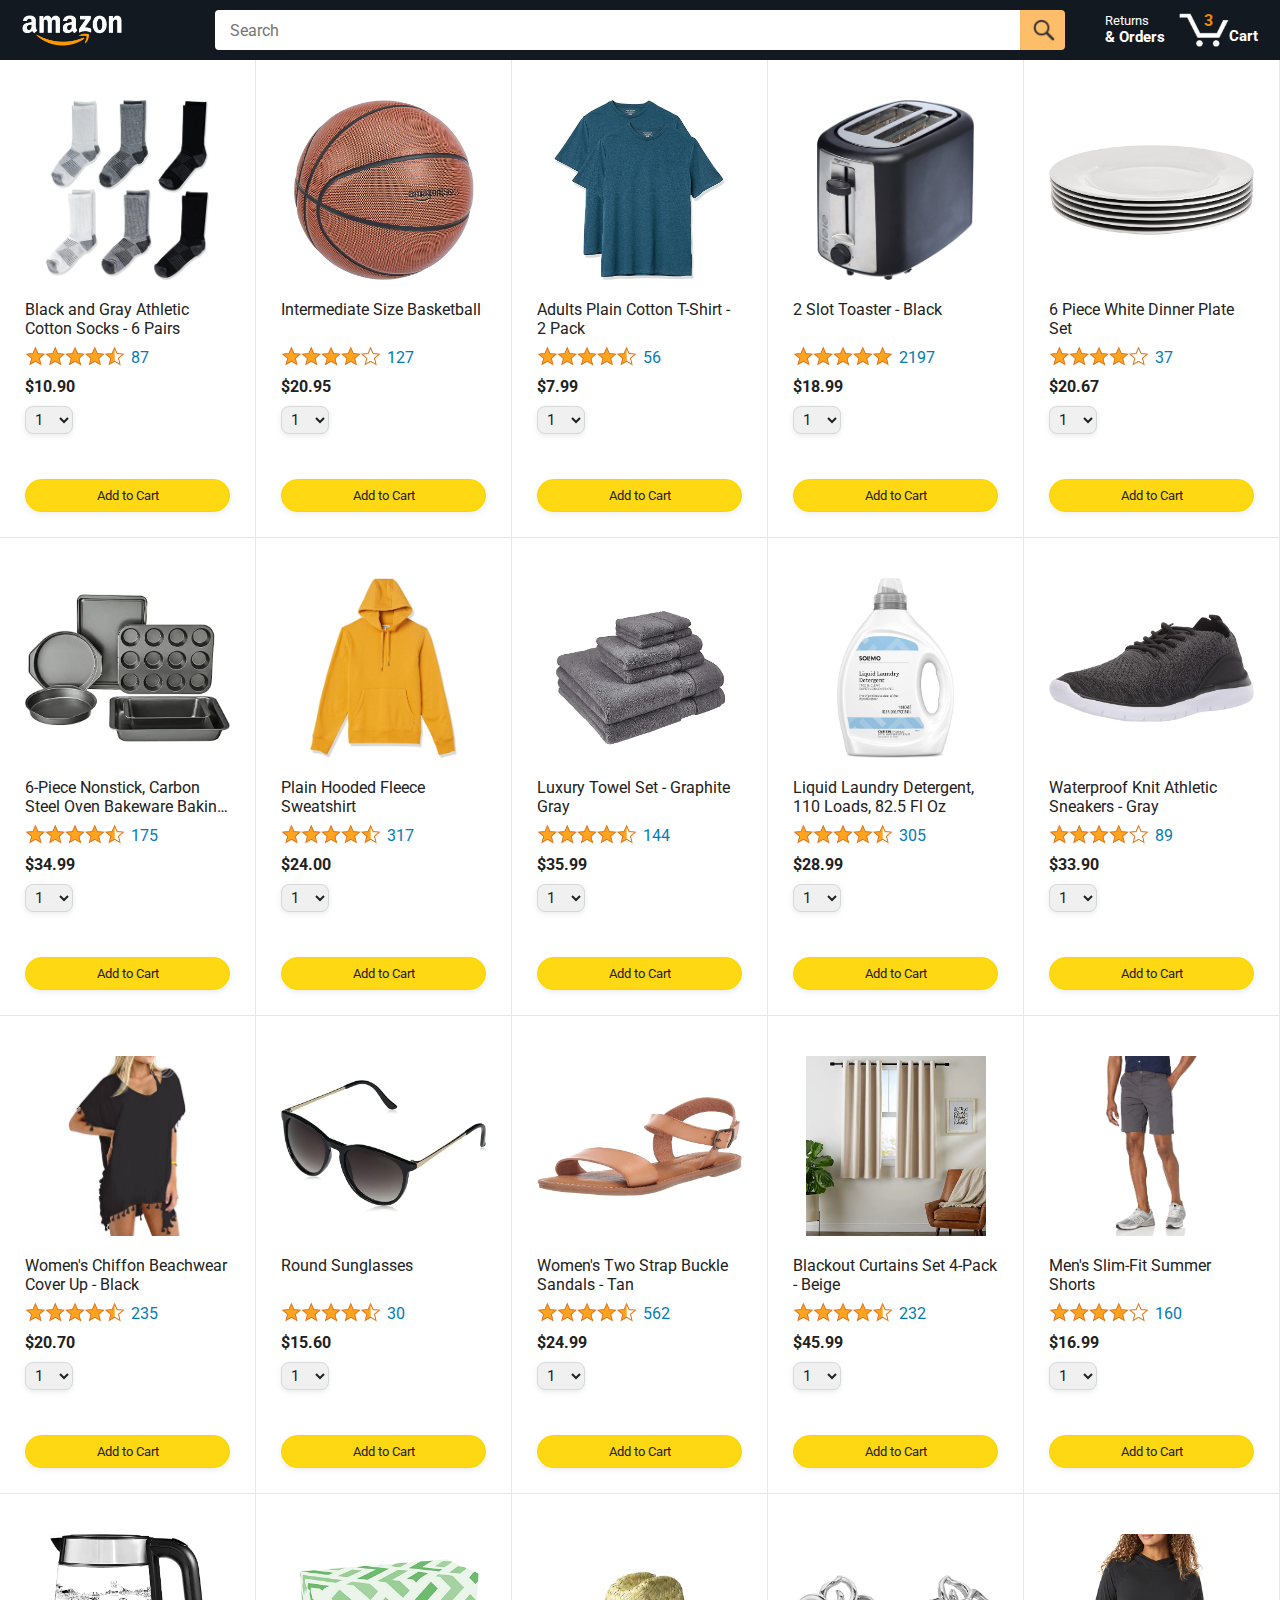
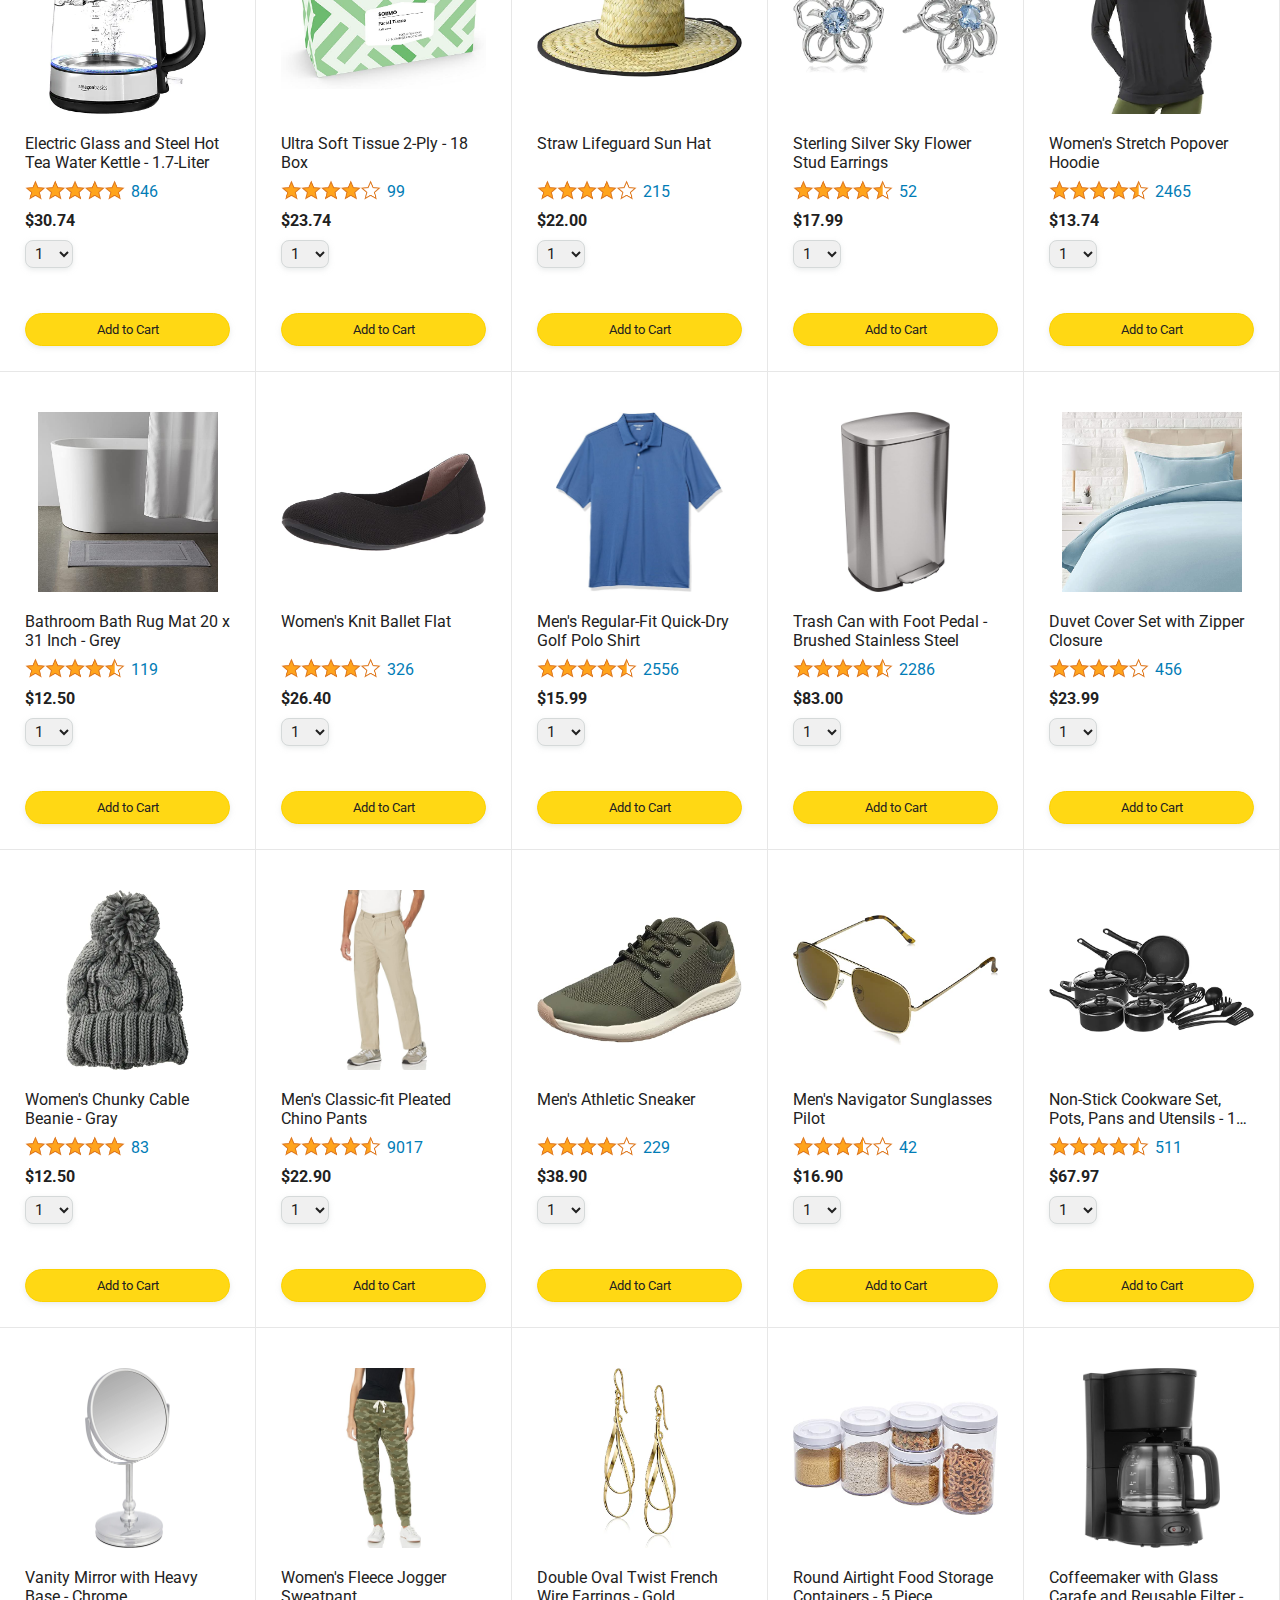
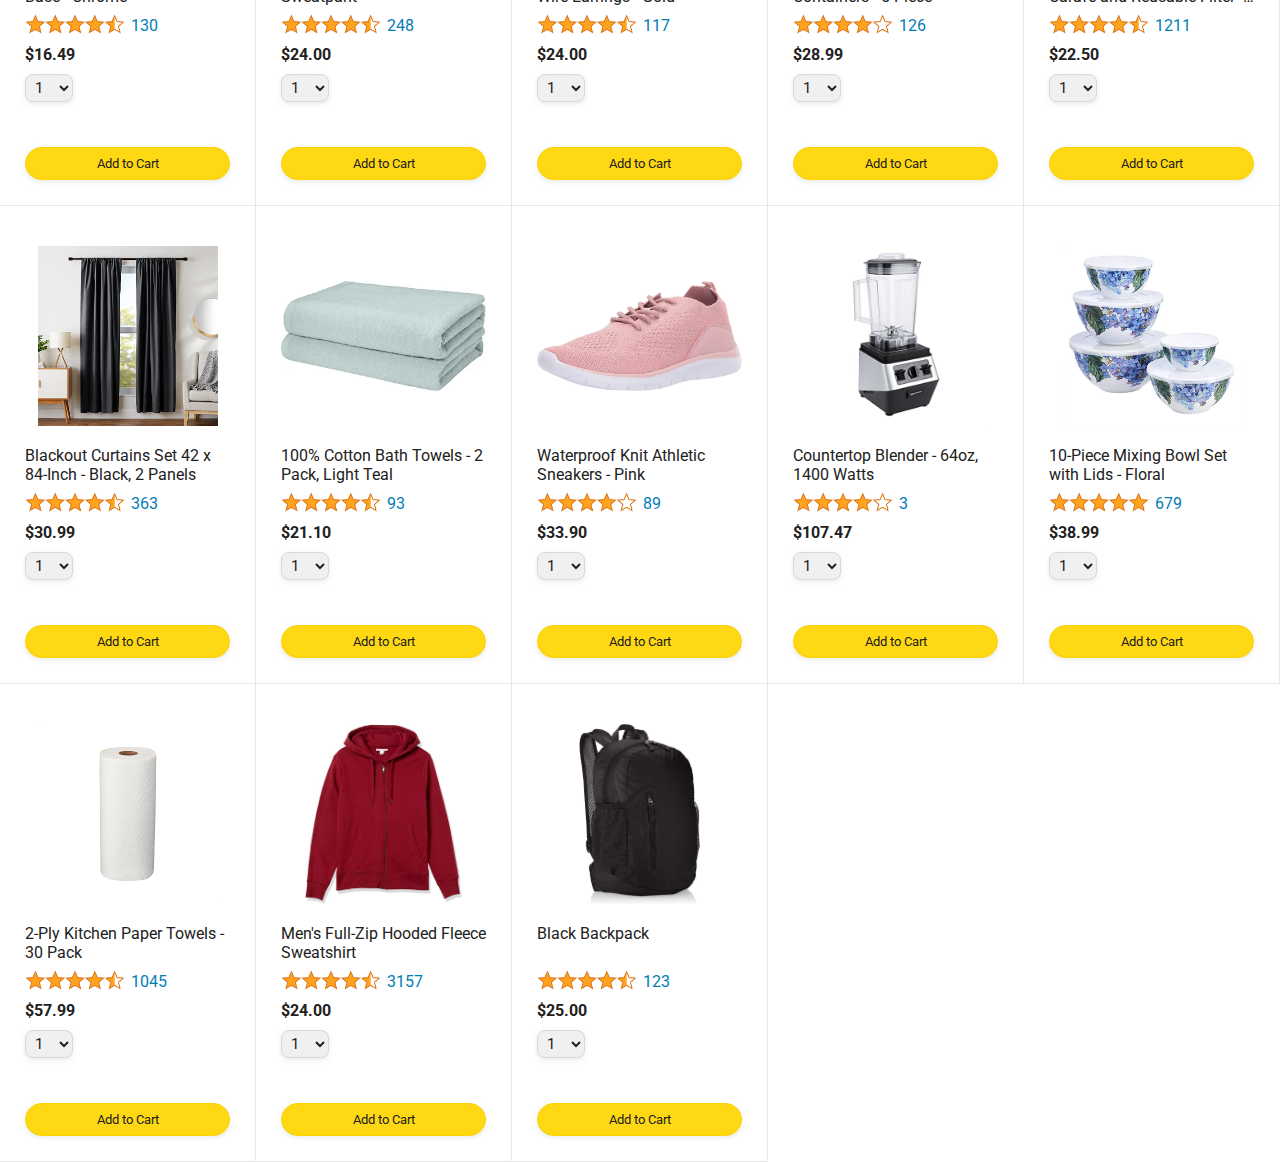
<file: amazon copy.html>
<!DOCTYPE html>
<html>
  <head>
    <title>Amazon Project</title>

    <!-- This code is needed for responsive design to work.
      (Responsive design = make the website look good on
      smaller screen sizes like a phone or a tablet). -->
    <meta name="viewport" content="width=device-width, initial-scale=1">

    <!-- Load a font called Roboto from Google Fonts. -->
    <link rel="preconnect" href="https://fonts.googleapis.com">
    <link rel="preconnect" href="https://fonts.gstatic.com" crossorigin>
    <link href="https://fonts.googleapis.com/css2?family=Roboto:wght@400;500;700&display=swap" rel="stylesheet">

    <!-- Here are the CSS files for this page. -->
    <link rel="stylesheet" href="styles/shared/general.css">
    <link rel="stylesheet" href="styles/shared/amazon-header.css">
    <link rel="stylesheet" href="styles/pages/amazon.css">
  </head>
  <body>
    <div class="amazon-header">
      <div class="amazon-header-left-section">
        <a href="amazon copy.html" class="header-link">
          <img class="amazon-logo"
            src="images/amazon-logo-white.png">
          <img class="amazon-mobile-logo"
            src="images/amazon-mobile-logo-white.png">
        </a>
      </div>

      <div class="amazon-header-middle-section">
        <input class="search-bar" type="text" placeholder="Search">

        <button class="search-button">
          <img class="search-icon" src="images/icons/search-icon.png">
        </button>
      </div>

      <div class="amazon-header-right-section">
        <a class="orders-link header-link" href="orders.html">
          <span class="returns-text">Returns</span>
          <span class="orders-text">& Orders</span>
        </a>

        <a class="cart-link header-link" href="checkout copy.html">
          <img class="cart-icon" src="images/icons/cart-icon.png">
          <div class="cart-quantity js-quantity">0</div>
          <div class="cart-text">Cart</div>
        </a>
      </div>
    </div>
    
    <div class="main">
      <div class="products-grid js-product-grid">
      
      
    </div>

   
    <script type="module" src="Scripts/amazon copy.js"></script>
  </body>
</html>
</file>
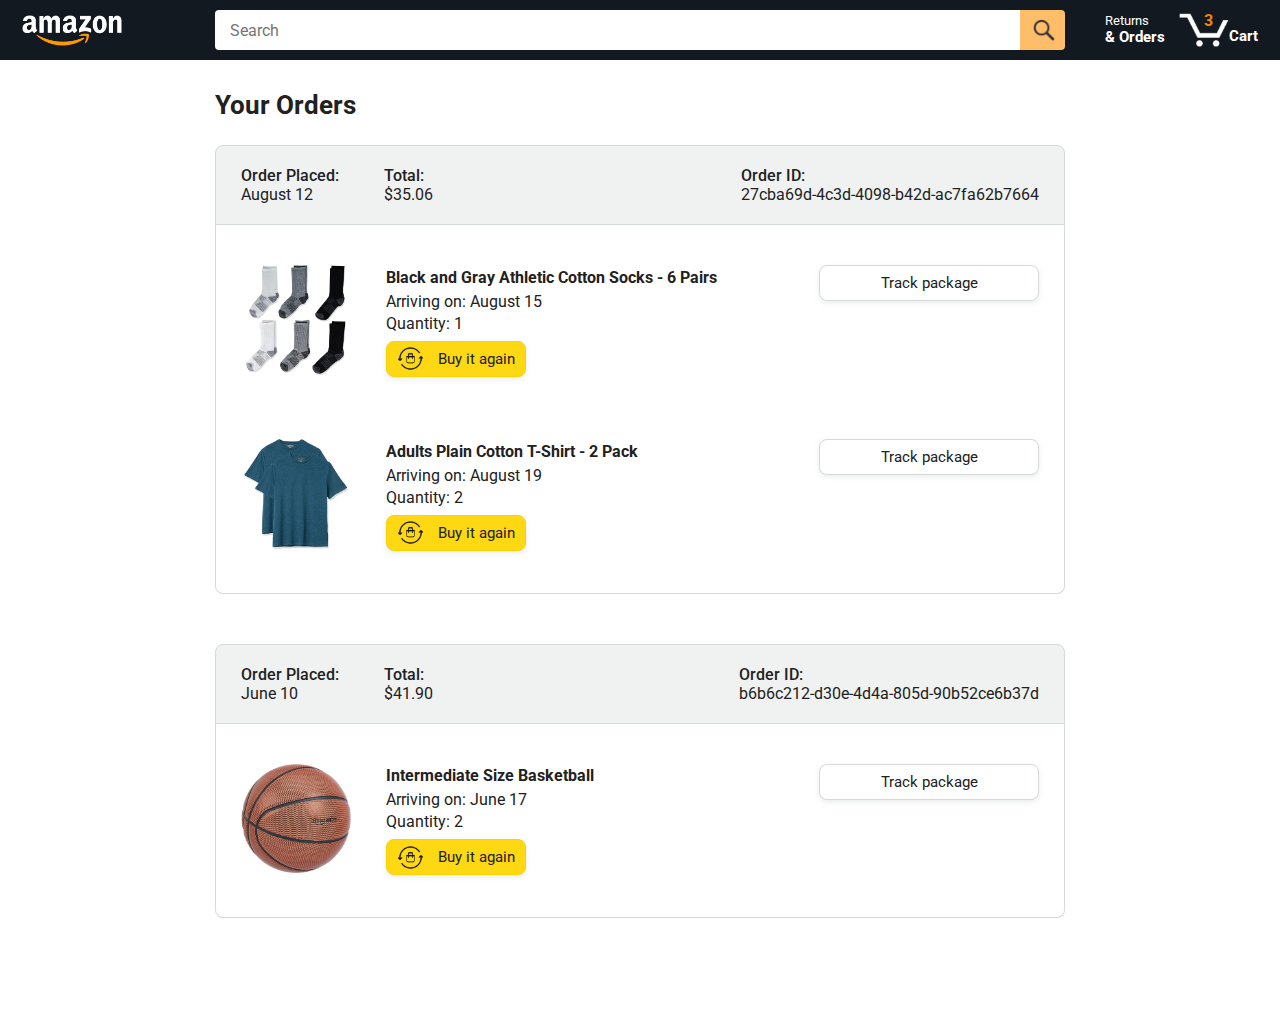
<file: orders.html>
<!DOCTYPE html>
<html>
  <head>
    <title>Orders</title>

    <!-- This code is needed for responsive design to work.
      (Responsive design = make the website look good on
      smaller screen sizes like a phone or a tablet). -->
    <meta name="viewport" content="width=device-width, initial-scale=1">

    <!-- Load a font called Roboto from Google Fonts. -->
    <link rel="preconnect" href="https://fonts.googleapis.com">
    <link rel="preconnect" href="https://fonts.gstatic.com" crossorigin>
    <link href="https://fonts.googleapis.com/css2?family=Roboto:wght@400;500;700&display=swap" rel="stylesheet">

    <!-- Here are the CSS files for this page. -->
    <link rel="stylesheet" href="styles/shared/general.css">
    <link rel="stylesheet" href="styles/shared/amazon-header.css">
    <link rel="stylesheet" href="styles/pages/orders.css">
  </head>
  <body>
    <div class="amazon-header">
      <div class="amazon-header-left-section">
        <a href="amazon.html" class="header-link">
          <img class="amazon-logo"
            src="images/amazon-logo-white.png">
          <img class="amazon-mobile-logo"
            src="images/amazon-mobile-logo-white.png">
        </a>
      </div>

      <div class="amazon-header-middle-section">
        <input class="search-bar" type="text" placeholder="Search">

        <button class="search-button">
          <img class="search-icon" src="images/icons/search-icon.png">
        </button>
      </div>

      <div class="amazon-header-right-section">
        <a class="orders-link header-link" href="orders.html">
          <span class="returns-text">Returns</span>
          <span class="orders-text">& Orders</span>
        </a>

        <a class="cart-link header-link" href="checkout.html">
          <img class="cart-icon" src="images/icons/cart-icon.png">
          <div class="cart-quantity">3</div>
          <div class="cart-text">Cart</div>
        </a>
      </div>
    </div>

    <div class="main">
      <div class="page-title">Your Orders</div>

      <div class="orders-grid">
        <div class="order-container">
          
          <div class="order-header">
            <div class="order-header-left-section">
              <div class="order-date">
                <div class="order-header-label">Order Placed:</div>
                <div>August 12</div>
              </div>
              <div class="order-total">
                <div class="order-header-label">Total:</div>
                <div>$35.06</div>
              </div>
            </div>

            <div class="order-header-right-section">
              <div class="order-header-label">Order ID:</div>
              <div>27cba69d-4c3d-4098-b42d-ac7fa62b7664</div>
            </div>
          </div>

          <div class="order-details-grid">
            <div class="product-image-container">
              <img src="images/products/athletic-cotton-socks-6-pairs.jpg">
            </div>

            <div class="product-details">
              <div class="product-name">
                Black and Gray Athletic Cotton Socks - 6 Pairs
              </div>
              <div class="product-delivery-date">
                Arriving on: August 15
              </div>
              <div class="product-quantity">
                Quantity: 1
              </div>
              <button class="buy-again-button button-primary">
                <img class="buy-again-icon" src="images/icons/buy-again.png">
                <span class="buy-again-message">Buy it again</span>
              </button>
            </div>

            <div class="product-actions">
              <a href="tracking.html">
                <button class="track-package-button button-secondary">
                  Track package
                </button>
              </a>
            </div>

            <div class="product-image-container">
              <img src="images/products/adults-plain-cotton-tshirt-2-pack-teal.jpg">
            </div>

            <div class="product-details">
              <div class="product-name">
                Adults Plain Cotton T-Shirt - 2 Pack
              </div>
              <div class="product-delivery-date">
                Arriving on: August 19
              </div>
              <div class="product-quantity">
                Quantity: 2
              </div>
              <button class="buy-again-button button-primary">
                <img class="buy-again-icon" src="images/icons/buy-again.png">
                <span class="buy-again-message">Buy it again</span>
              </button>
            </div>

            <div class="product-actions">
              <a href="tracking.html">
                <button class="track-package-button button-secondary">
                  Track package
                </button>
              </a>
            </div>
          </div>
        </div>

        <div class="order-container">

          <div class="order-header">
            <div class="order-header-left-section">
              <div class="order-date">
                <div class="order-header-label">Order Placed:</div>
                <div>June 10</div>
              </div>
              <div class="order-total">
                <div class="order-header-label">Total:</div>
                <div>$41.90</div>
              </div>
            </div>

            <div class="order-header-right-section">
              <div class="order-header-label">Order ID:</div>
              <div>b6b6c212-d30e-4d4a-805d-90b52ce6b37d</div>
            </div>
          </div>

          <div class="order-details-grid">
            <div class="product-image-container">
              <img src="images/products/intermediate-composite-basketball.jpg">
            </div>

            <div class="product-details">
              <div class="product-name">
                Intermediate Size Basketball
              </div>
              <div class="product-delivery-date">
                Arriving on: June 17
              </div>
              <div class="product-quantity">
                Quantity: 2
              </div>
              <button class="buy-again-button button-primary">
                <img class="buy-again-icon" src="images/icons/buy-again.png">
                <span class="buy-again-message">Buy it again</span>
              </button>
            </div>

            <div class="product-actions">
              <a href="tracking.html">
                <button class="track-package-button button-secondary">
                  Track package
                </button>
              </a>
            </div>
          </div>
        </div>
      </div>
    </div>
  </body>
</html>
</file>
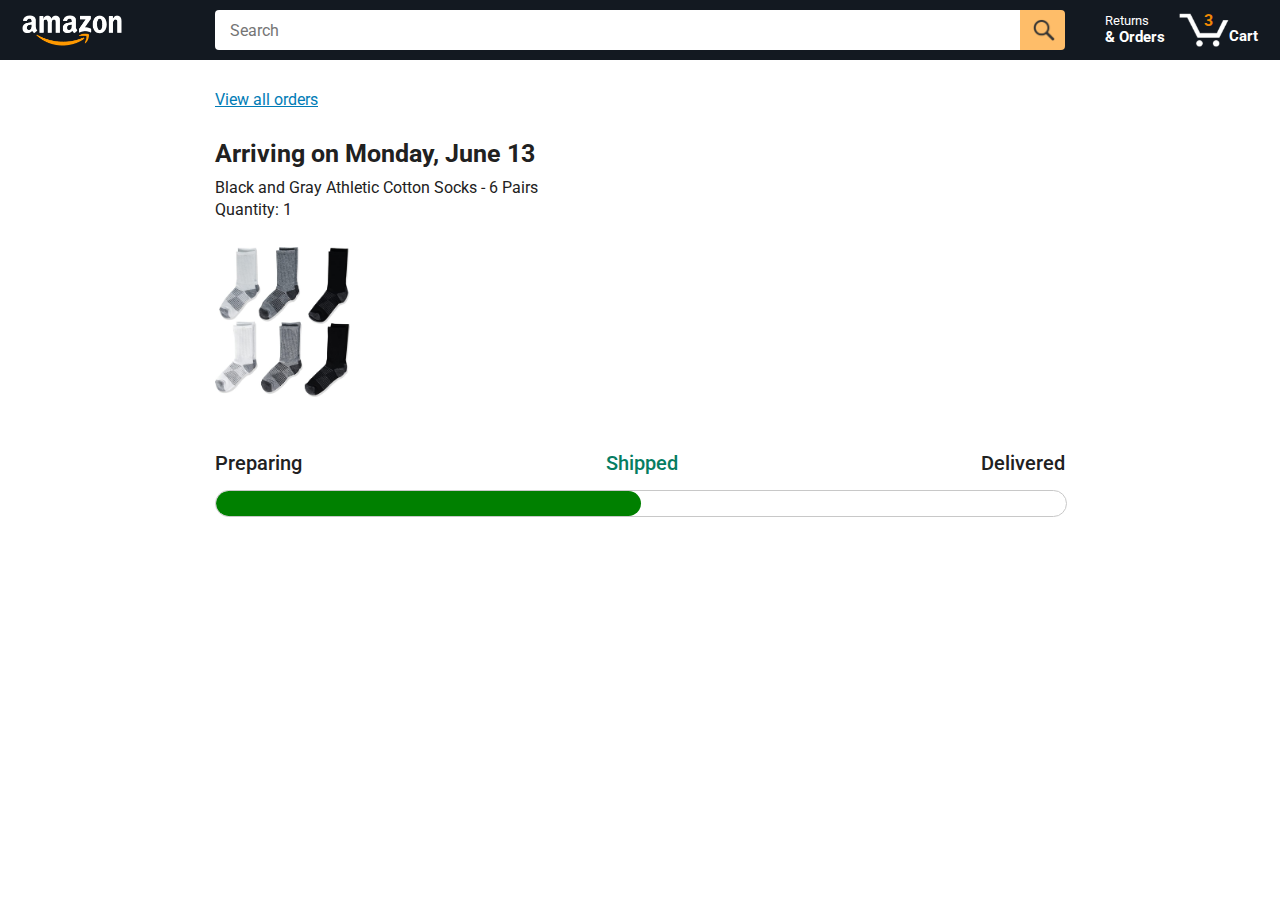
<file: tracking.html>
<!DOCTYPE html>
<html>
  <head>
    <title>Tracking</title>

    <!-- This code is needed for responsive design to work.
      (Responsive design = make the website look good on
      smaller screen sizes like a phone or a tablet). -->
    <meta name="viewport" content="width=device-width, initial-scale=1">

    <!-- Load a font called Roboto from Google Fonts. -->
    <link rel="preconnect" href="https://fonts.googleapis.com">
    <link rel="preconnect" href="https://fonts.gstatic.com" crossorigin>
    <link href="https://fonts.googleapis.com/css2?family=Roboto:wght@400;500;700&display=swap" rel="stylesheet">

    <!-- Here are the CSS files for this page. -->
    <link rel="stylesheet" href="styles/shared/general.css">
    <link rel="stylesheet" href="styles/shared/amazon-header.css">
    <link rel="stylesheet" href="styles/pages/tracking.css">
  </head>
  <body>
    <div class="amazon-header">
      <div class="amazon-header-left-section">
        <a href="amazon.html" class="header-link">
          <img class="amazon-logo"
            src="images/amazon-logo-white.png">
          <img class="amazon-mobile-logo"
            src="images/amazon-mobile-logo-white.png">
        </a>
      </div>

      <div class="amazon-header-middle-section">
        <input class="search-bar" type="text" placeholder="Search">

        <button class="search-button">
          <img class="search-icon" src="images/icons/search-icon.png">
        </button>
      </div>

      <div class="amazon-header-right-section">
        <a class="orders-link header-link" href="orders.html">
          <span class="returns-text">Returns</span>
          <span class="orders-text">& Orders</span>
        </a>

        <a class="cart-link header-link" href="checkout.html">
          <img class="cart-icon" src="images/icons/cart-icon.png">
          <div class="cart-quantity">3</div>
          <div class="cart-text">Cart</div>
        </a>
      </div>
    </div>

    <div class="main">
      <div class="order-tracking">
        <a class="back-to-orders-link link-primary" href="orders.html">
          View all orders
        </a>

        <div class="delivery-date">
          Arriving on Monday, June 13
        </div>

        <div class="product-info">
          Black and Gray Athletic Cotton Socks - 6 Pairs
        </div>

        <div class="product-info">
          Quantity: 1
        </div>

        <img class="product-image" src="images/products/athletic-cotton-socks-6-pairs.jpg">

        <div class="progress-labels-container">
          <div class="progress-label">
            Preparing
          </div>
          <div class="progress-label current-status">
            Shipped
          </div>
          <div class="progress-label">
            Delivered
          </div>
        </div>

        <div class="progress-bar-container">
          <div class="progress-bar"></div>
        </div>
      </div>
    </div>
  </body>
</html>
</file>
<file: styles/shared/general.css>
body {
  font-family: Roboto, Arial;
  color: rgb(33, 33, 33);
  /* The <body> element has a default margin of 8px
     on all sides. This removes the default margins. */
  margin: 0;
}

/* <p> elements have a default margin on the top
   and bottom. This removes the default margins. */
p {
  margin: 0;
}

button {
  cursor: pointer;
}

select {
  cursor: pointer;
}

input, select, button {
  font-family: Roboto, Arial;
}

.button-primary {
  color: rgb(33, 33, 33);
  background-color: rgb(255, 216, 20);
  border: 1px solid rgb(252, 210, 0);
  border-radius: 8px;
  cursor: pointer;
  box-shadow: 0 2px 5px rgba(213, 217, 217, 0.5);
}

.button-primary:hover {
  background-color: rgb(247, 202, 0);
  border: 1px solid rgb(242, 194, 0);
}

.button-primary:active {
  background: rgb(255, 216, 20);
  border-color: rgb(252, 210, 0);
  box-shadow: none;
}

.button-secondary {
  color: rgb(33, 33, 33);
  background: white;
  border: 1px solid rgb(213, 217, 217);
  border-radius: 8px;
  cursor: pointer;
  box-shadow: 0 2px 5px rgba(213, 217, 217, 0.5);
}

.button-secondary:hover {
  background-color: rgb(247, 250, 250);
}

.button-secondary:active {
  background-color: rgb(237, 253, 255);
  box-shadow: none;
}

/* These styles will limit text to 2 lines. Anything
   beyond 2 lines will be replaced with "..."
   You can find this code by using an A.I. tool or by
   searching in Google.
   https://css-tricks.com/almanac/properties/l/line-clamp/ */
.limit-text-to-2-lines {
  display: -webkit-box;
  -webkit-line-clamp: 2;
  -webkit-box-orient: vertical;
  overflow: hidden;
}

.link-primary {
  color: rgb(1, 124, 182);
  cursor: pointer;
}

.link-primary:hover {
  color: rgb(196, 80, 0);
}

/* Styles for dropdown selectors. */
select {
  color: rgb(33, 33, 33);
  background-color: rgb(240, 240, 240);
  border: 1px solid rgb(213, 217, 217);
  border-radius: 8px;
  padding: 3px 5px;
  font-size: 15px;
  cursor: pointer;
  box-shadow: 0 2px 5px rgba(213, 217, 217, 0.5);
}

select:focus,
input:focus {
  outline: 2px solid rgb(255, 153, 0);
}
</file>
<file: styles/shared/amazon-header.css>
.amazon-header {
  background-color: rgb(19, 25, 33);
  color: white;
  padding-left: 15px;
  padding-right: 15px;

  display: flex;
  align-items: center;
  justify-content: space-between;

  position: fixed;
  top: 0;
  left: 0;
  right: 0;
  height: 60px;
}

.amazon-header-left-section {
  width: 180px;
}

@media (max-width: 800px) {
  .amazon-header-left-section {
    width: unset;
  }
}

.header-link {
  display: inline-block;
  padding: 6px;
  border-radius: 2px;
  cursor: pointer;
  text-decoration: none;
  border: 1px solid rgba(0, 0, 0, 0);
}

.header-link:hover {
  border: 1px solid white;
}

.amazon-logo {
  width: 100px;
  margin-top: 5px;
}

.amazon-mobile-logo {
  display: none;
}

@media (max-width: 575px) {
  .amazon-logo {
    display: none;
  }

  .amazon-mobile-logo {
    display: block;
    height: 35px;
    margin-top: 5px;
  }
}

.amazon-header-middle-section {
  flex: 1;
  max-width: 850px;
  margin-left: 10px;
  margin-right: 10px;
  display: flex;
}

.search-bar {
  flex: 1;
  width: 0;
  font-size: 16px;
  height: 38px;
  padding-left: 15px;
  border: none;
  border-top-left-radius: 4px;
  border-bottom-left-radius: 4px;
  border-top-right-radius: 0;
  border-bottom-right-radius: 0;
}

.search-button {
  background-color: rgb(254, 189, 105);
  border: none;
  width: 45px;
  height: 40px;
  border-top-right-radius: 4px;
  border-bottom-right-radius: 4px;
  flex-shrink: 0;
}

.search-icon {
  height: 22px;
  margin-left: 2px;
  margin-top: 3px;
}

.amazon-header-right-section {
  width: 180px;
  flex-shrink: 0;
  display: flex;
  justify-content: end;
}

.orders-link {
  color: white;
}

.returns-text {
  display: block;
  font-size: 13px;
}

.orders-text {
  display: block;
  font-size: 15px;
  font-weight: 700;
}

.cart-link {
  color: white;
  display: flex;
  align-items: center;
  position: relative;
}

.cart-icon {
  width: 50px;
}

.cart-text {
  margin-top: 12px;
  font-size: 15px;
  font-weight: 700;
}

.cart-quantity {
  color: rgb(240, 136, 4);
  font-size: 16px;
  font-weight: 700;

  position: absolute;
  top: 4px;
  left: 22px;
  
  width: 26px;
  text-align: center;
}
</file>
<file: styles/pages/amazon.css>
.main {
  margin-top: 60px;
}

.products-grid {
  display: grid;

  /* - In CSS Grid, 1fr means a column will take up the
       remaining space in the grid.
     - If we write 1fr 1fr ... 1fr; 8 times, this will
       divide the grid into 8 columns, each taking up an
       equal amount of the space.
     - repeat(8, 1fr); is a shortcut for repeating "1fr"
       8 times (instead of typing out "1fr" 8 times).
       repeat(...) is a special property that works with
       display: grid; */
  grid-template-columns: repeat(8, 1fr);
}

/* @media is used to create responsive design (making the
   website look good on any screen size). This @media
   means when the screen width is 2000px or less, we
   will divide the grid into 7 columns instead of 8. */
@media (max-width: 2000px) {
  .products-grid {
    grid-template-columns: repeat(7, 1fr);
  }
}

/* This @media means when the screen width is 1600px or
   less, we will divide the grid into 6 columns. */
@media (max-width: 1600px) {
  .products-grid {
    grid-template-columns: repeat(6, 1fr);
  }
}

@media (max-width: 1300px) {
  .products-grid {
    grid-template-columns: repeat(5, 1fr);
  }
}

@media (max-width: 1000px) {
  .products-grid {
    grid-template-columns: repeat(4, 1fr);
  }
}

@media (max-width: 800px) {
  .products-grid {
    grid-template-columns: repeat(3, 1fr);
  }
}

@media (max-width: 575px) {
  .products-grid {
    grid-template-columns: repeat(2, 1fr);
  }
}

@media (max-width: 450px) {
  .products-grid {
    grid-template-columns: 1fr;
  }
}

.product-container {
  padding-top: 40px;
  padding-bottom: 25px;
  padding-left: 25px;
  padding-right: 25px;

  border-right: 1px solid rgb(231, 231, 231);
  border-bottom: 1px solid rgb(231, 231, 231);

  display: flex;
  flex-direction: column;
}

.product-image-container {
  display: flex;
  justify-content: center;
  align-items: center;

  height: 180px;
  margin-bottom: 20px;
}

.product-image {
  /* Images will overflow their container by default. To
    prevent this, we set max-width and max-height to 100%
    so they stay inside their container. */
  max-width: 100%;
  max-height: 100%;
}

.product-name {
  height: 40px;
  margin-bottom: 5px;
}

.product-rating-container {
  display: flex;
  align-items: center;
  margin-bottom: 10px;
}

.product-rating-stars {
  width: 100px;
  margin-right: 6px;
}

.product-rating-count {
  color: rgb(1, 124, 182);
  cursor: pointer;
  margin-top: 3px;
}

.product-price {
  font-weight: 700;
  margin-bottom: 10px;
}

.product-quantity-container {
  margin-bottom: 17px;
}

.product-spacer {
  flex: 1;
}

.added-to-cart {
  color: rgb(6, 125, 98);
  font-size: 16px;

  display: flex;
  align-items: center;
  margin-bottom: 8px;

  /* At first, the "Added to cart" message will
     be invisible. Use JavaScript to change the
     opacity and make it visible. */
  opacity: 0;
}

.added-to-cart img {
  height: 20px;
  margin-right: 5px;
}

.add-to-cart-button {
  width: 100%;
  padding: 8px;
  border-radius: 50px;
}
.added-visible{
  opacity: 1;
}
</file>
<file: styles/pages/orders.css>
.main {
  max-width: 850px;
  margin-top: 90px;
  margin-bottom: 100px;
  padding-left: 20px;
  padding-right: 20px;

  /* margin-left: auto;
     margin-right auto;
     Is a trick for centering an element horizontally
     without needing a container. */
  margin-left: auto;
  margin-right: auto;
}

.page-title {
  font-weight: 700;
  font-size: 26px;
  margin-bottom: 25px;
}

.orders-grid {
  display: grid;
  grid-template-columns: 1fr;
  row-gap: 50px;
}

.order-header {
  background-color: rgb(240, 242, 242);
  border: 1px solid rgb(213, 217, 217);

  display: flex;
  align-items: center;
  justify-content: space-between;

  padding: 20px 25px;
  border-top-left-radius: 8px;
  border-top-right-radius: 8px;
}

.order-header-left-section {
  display: flex;
  flex-shrink: 0;
}

.order-header-label {
  font-weight: 500;
}

.order-date,
.order-total {
  margin-right: 45px;
}

.order-header-right-section {
  flex-shrink: 1;
}

@media (max-width: 575px) {
  .order-header {
    flex-direction: column;
    align-items: start;
    line-height: 23px;
    padding: 15px;
  }

  .order-header-left-section {
    flex-direction: column;
  }

  .order-header-label {
    margin-right: 5px;
  }

  .order-date,
  .order-total {
    display: grid;
    grid-template-columns: auto 1fr;
    margin-right: 0;
  }

  .order-header-right-section {
    display: grid;
    grid-template-columns: auto 1fr;
  }
}

.order-details-grid {
  padding: 40px 25px;
  border: 1px solid rgb(213, 217, 217);
  border-top: none;
  border-bottom-left-radius: 8px;
  border-bottom-right-radius: 8px;

  display: grid;
  grid-template-columns: 110px 1fr 220px;
  column-gap: 35px;
  row-gap: 60px;
  align-items: center;
}

@media (max-width: 800px) {
  .order-details-grid {
    grid-template-columns: 110px 1fr;
    row-gap: 0;
    padding-bottom: 8px;
  }
}

@media (max-width: 450px) {
  .order-details-grid {
    grid-template-columns: 1fr;
  }
}

.product-image-container {
  text-align: center;
}

.product-image-container img {
  max-width: 110px;
  max-height: 110px;
}

.product-name {
  font-weight: 700;
  margin-bottom: 5px;
}

.product-delivery-date {
  margin-bottom: 3px;
}

.product-quantity {
  margin-bottom: 8px;
}

.buy-again-button {
  font-size: 15px;
  width: 140px;
  height: 36px;
  border-radius: 8px;

  display: flex;
  align-items: center;
  justify-content: center;
}

.buy-again-icon {
  width: 25px;
  margin-right: 15px;
}

.product-actions {
  align-self: start;
}

.track-package-button {
  width: 100%;
  font-size: 15px;
  padding: 8px;
}

@media (max-width: 800px) {
  .buy-again-button {
    margin-bottom: 10px;
  }

  .product-actions {
    /* grid-column: 2 means this element will be placed
       in column 2 in the grid. (Normally, the column that
       an element is placed in is determined by the order
       of the elements in the HTML. grid-column overrides
       this default ordering). */
    grid-column: 2;
    margin-bottom: 30px;
  }

  .track-package-button {
    width: 140px;
  }
}

@media (max-width: 450px) {
  .product-image-container {
    text-align: center;
    margin-bottom: 25px;
  }

  .product-image-container img {
    max-width: 150px;
    max-height: 150px;
  }

  .product-name {
    margin-bottom: 10px;
  }

  .product-quantity {
    margin-bottom: 15px;
  }

  .buy-again-button {
    width: 100%;
    margin-bottom: 15px;
  }

  .product-actions {
    /* grid-column: auto; undos grid-column: 2; from above.
       This element will now be placed in its normal column
       in the grid. */
    grid-column: auto;
    margin-bottom: 70px;
  }

  .track-package-button {
    width: 100%;
    padding: 12px;
  }
}
</file>
<file: styles/pages/tracking.css>
.main {
  max-width: 850px;
  margin-top: 90px;
  margin-bottom: 100px;
  padding-left: 30px;
  padding-right: 30px;

  /* margin-left: auto;
     margin-right auto;
     Is a trick for centering an element horizontally
     without needing a container. */
  margin-left: auto;
  margin-right: auto;
}

.back-to-orders-link {
  display: inline-block;
  margin-bottom: 30px;
}

.delivery-date {
  font-size: 25px;
  font-weight: 700;
  margin-bottom: 10px;
}

.product-info {
  margin-bottom: 3px;
}

.product-image {
  max-width: 150px;
  max-height: 150px;
  margin-top: 25px;
  margin-bottom: 50px;
}

.progress-labels-container {
  display: flex;
  justify-content: space-between;
  font-size: 20px;
  font-weight: 500;
  margin-bottom: 15px;
}

.current-status {
  color: rgb(6, 125, 98);
}

@media (max-width: 575px) {
  .progress-labels-container {
    font-size: 16px;
  }
}

@media (max-width: 450px) {
  .progress-labels-container {
    flex-direction: column;
    margin-bottom: 5px;
  }

  .progress-label {
    margin-bottom: 3px;
  }
}

.progress-bar-container {
  height: 25px;
  width: 100%;

  border: 1px solid rgb(200, 200, 200);
  border-radius: 50px;
  overflow: hidden;
}

.progress-bar {
  height: 100%;
  background-color: green;
  border-radius: 50px;
  width: 50%;
}
</file>
